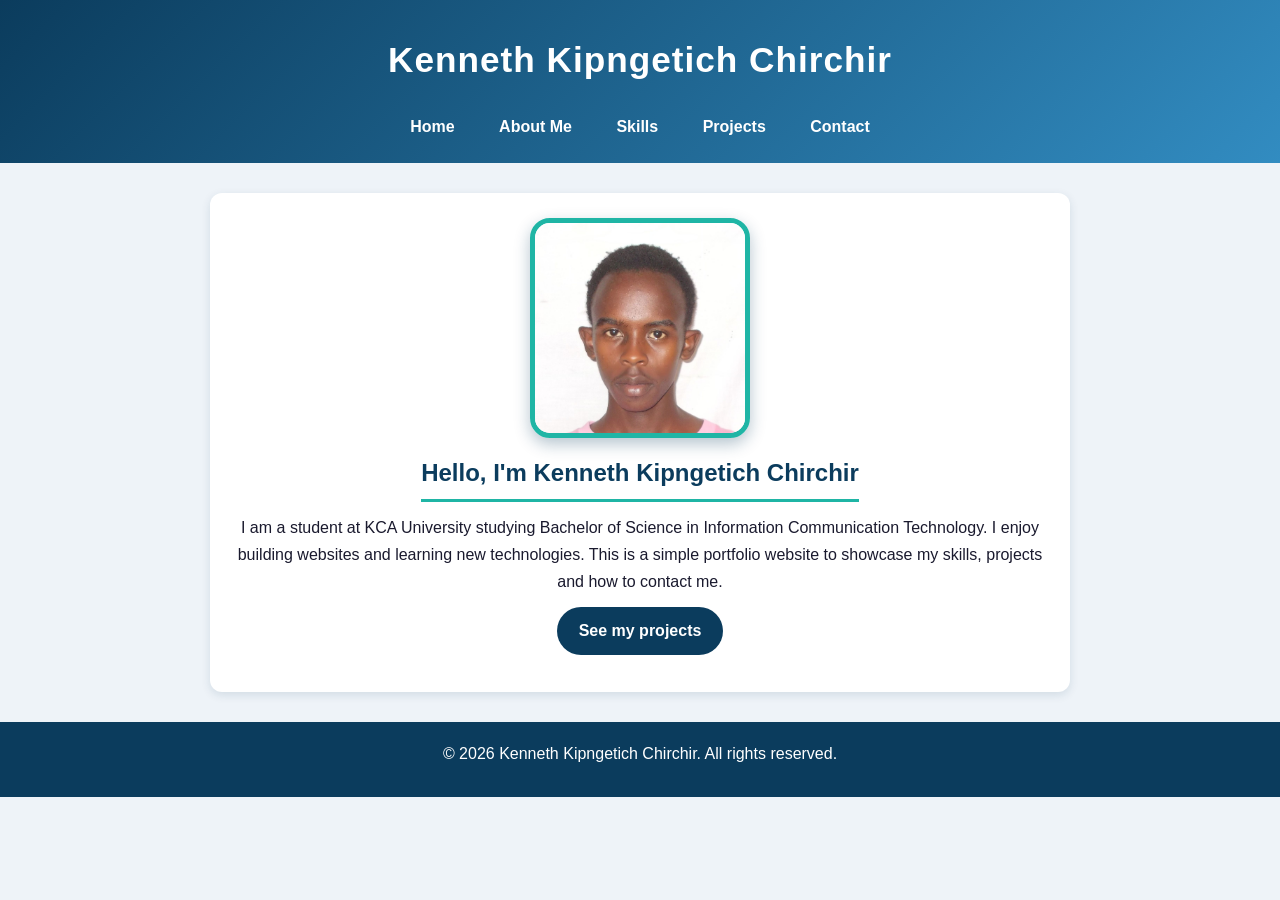
<file: index.html>
<!DOCTYPE html>
<html lang="en">
<head>
    <meta charset="UTF-8">
    <meta name="viewport" content="width=device-width, initial-scale=1.0">
    <meta name="description" content="Portfolio website of Kenneth Kipngetich Chirchir, a student at KCA University studying Bachelor of Science in Information Communication Technology.">
    <title>Home | Kenneth Kipngetich Chirchir</title>
    <link rel="stylesheet" href="style.css">
</head>
<body>
    <header>
        <h1>Kenneth Kipngetich Chirchir</h1>
        <nav>
            <a href="index.html">Home</a>
            <a href="about.html">About Me</a>
            <a href="skills.html">Skills</a>
            <a href="projects.html">Projects</a>
            <a href="contact.html">Contact</a>
        </nav>
    </header>
    <main>
        <section class="hero">
            <img src="images/profile.jpg" alt="Photo of Kenneth Kipngetich Chirchir" class="profile-pic">
            <h2>Hello, I'm Kenneth Kipngetich Chirchir</h2>
            <p>I am a student at KCA University studying Bachelor of Science in Information Communication Technology. I enjoy building websites and learning new technologies. This is a simple portfolio website to showcase my skills, projects and how to contact me.</p>
            <p><a href="projects.html">See my projects</a></p>
        </section>
    </main>
    <footer>
        <p>&copy; 2026 Kenneth Kipngetich Chirchir. All rights reserved.</p>
    </footer>
</body>
</html>
</file>
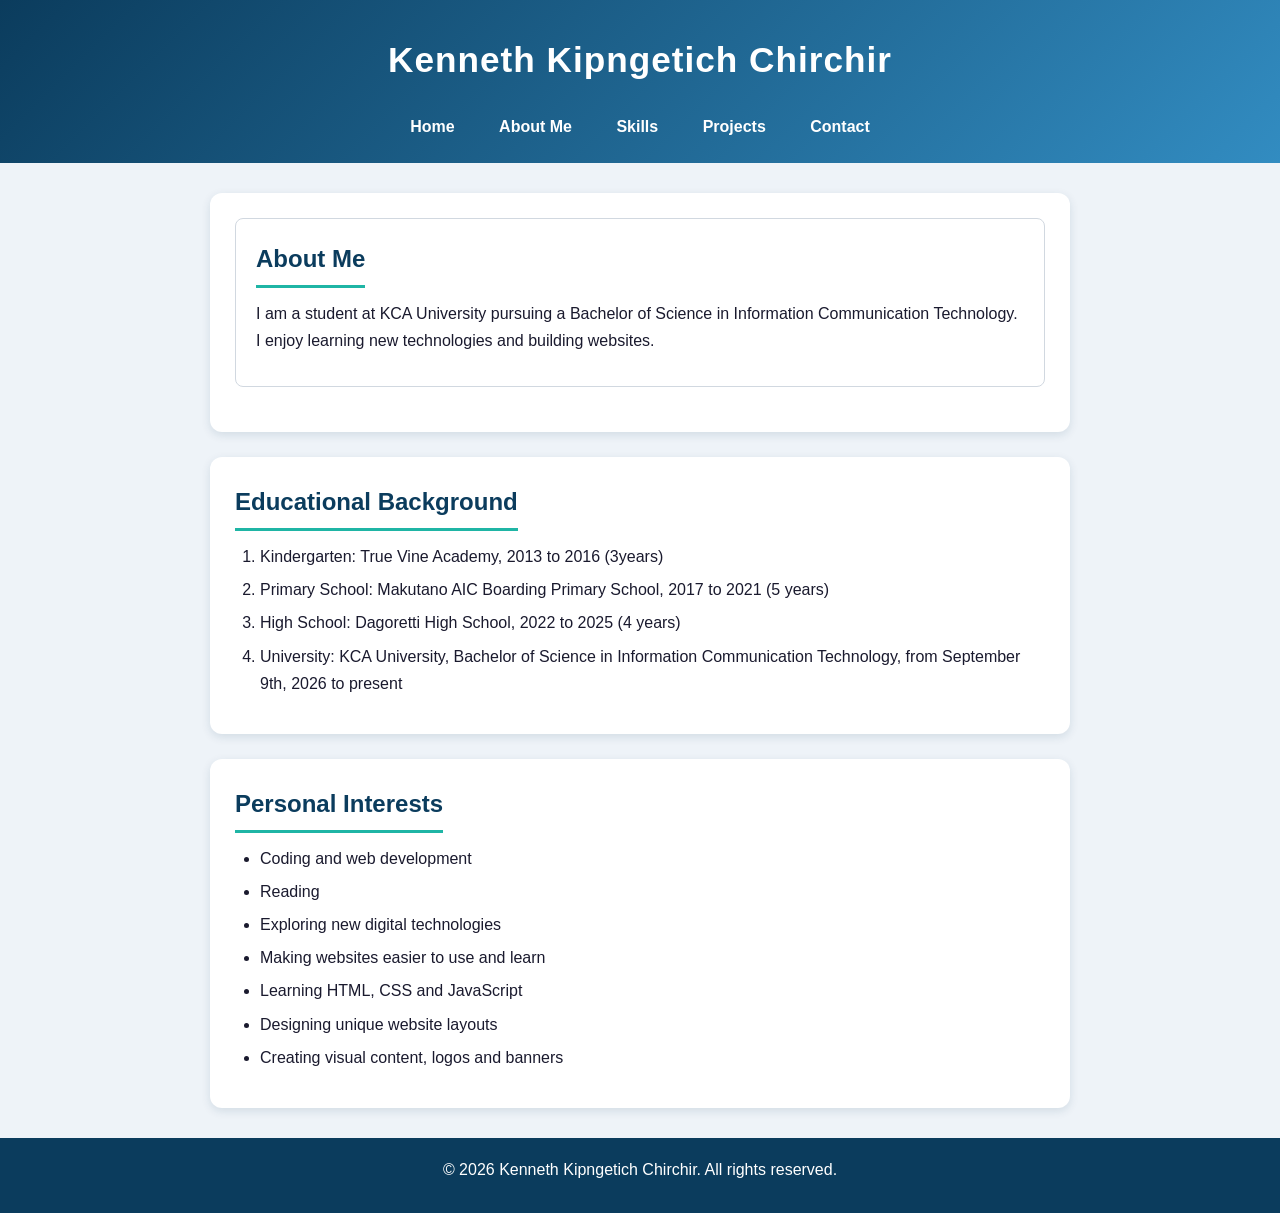
<file: about.html>
<!DOCTYPE html>
<html lang="en">
<head>
    <meta charset="UTF-8">
    <meta name="viewport" content="width=device-width, initial-scale=1.0">
    <title>About Me | Kenneth Kipngetich Chirchir</title>
    <link rel="stylesheet" href="style.css">
</head>
<body>
    <header>
      <!--Navigation bar goes here-->
        <h1>Kenneth Kipngetich Chirchir</h1>
        <nav>
            <a href="index.html">Home</a>
            <a href="about.html">About Me</a>
            <a href="skills.html">Skills</a>
            <a href="projects.html">Projects</a>
            <a href="contact.html">Contact</a>
        </nav>
    </header>
    <main>
        <section>
          <div class="card">
            <h2>About Me</h2>
            <p>I am a student at KCA University pursuing a Bachelor of Science in Information Communication Technology. I enjoy learning new technologies and building websites.</p>
          </div>
        </section>

    <section>
      <h2>Educational Background</h2>
      <ol>
        <li>Kindergarten: True Vine Academy, 2013 to 2016 (3years)</li>
        <li>Primary School: Makutano AIC Boarding Primary School, 2017 to 2021 (5 years)</li>
        <li>High School: Dagoretti High School, 2022 to 2025 (4 years)</li>
        <li>University: KCA University, Bachelor of Science in Information Communication Technology, from September 9th, 2026 to present</li>
      </ol>
    </section>

    <section>
      <h2>Personal Interests</h2>
      <ul>
        <li>Coding and web development</li>
        <li>Reading</li>
        <li>Exploring new digital technologies</li>
        <li>Making websites easier to use and learn</li>
        <li>Learning HTML, CSS and JavaScript</li>
        <li>Designing unique website layouts</li>
        <li>Creating visual content, logos and banners</li>
      </ul></p>
        </section>
    </main>
    <footer>
        <p>&copy; 2026 Kenneth Kipngetich Chirchir. All rights reserved.</p>
    </footer>
    </body>
    </html>
</file>
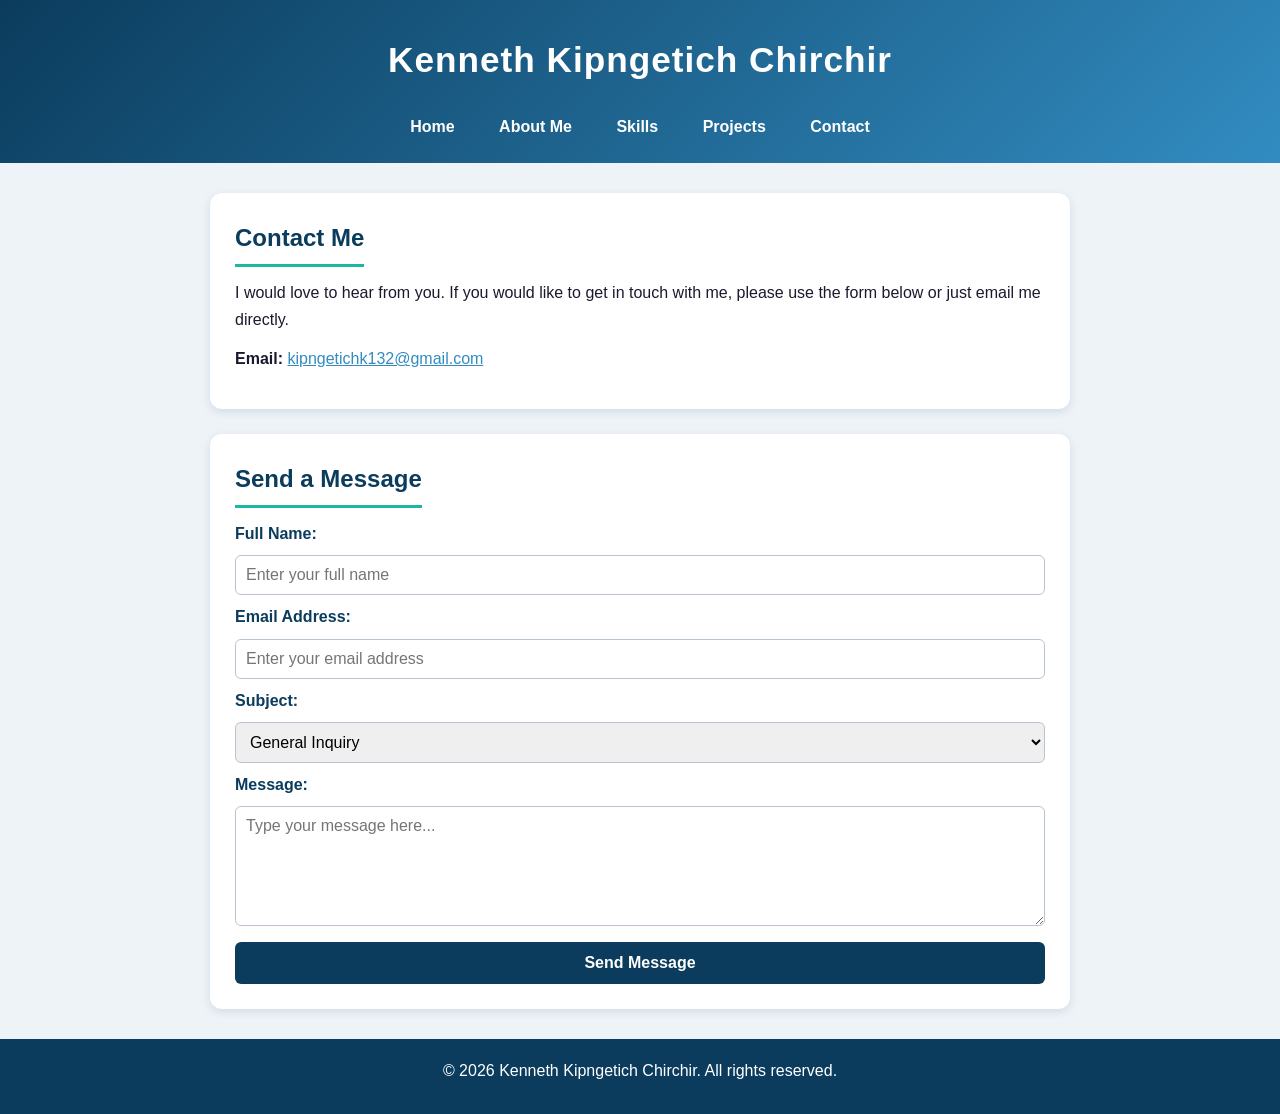
<file: contact.html>
<!DOCTYPE html>
<html lang="en">
<head>
    <meta charset="UTF-8">
    <meta name="viewport" content="width=device-width, initial-scale=1.0">
    <title>Contact | Kenneth Kipngetich Chirchir</title>
    <link rel="stylesheet" href="style.css">
</head>
<body>
    <header>
        <h1>Kenneth Kipngetich Chirchir</h1>
        <nav>
            <a href="index.html">Home</a>
            <a href="about.html">About Me</a>
            <a href="skills.html">Skills</a>
            <a href="projects.html">Projects</a>
            <a href="contact.html">Contact</a>
        </nav>
    </header>
    <main>
        <section>
            <h2>Contact Me</h2>
            <p>I would love to hear from you. If you would like to get in touch with me, please use the form below or just email me directly.</p>
            <p><strong>Email:</strong> <a href="mailto:kipngetichk132@gmail.com">kipngetichk132@gmail.com</a></p>
        </section> 
        <section>
            <h2>Send a Message</h2>
            <form action="mailto:kipngetichk132@gmail.com" method="post" enctype="text/plain">
                <label for="name">Full Name:</label>
                <input type="text" id="name" name="name" placeholder="Enter your full name" required>
                <label for="email">Email Address:</label>
                <input type="email" id="email" name="email" placeholder="Enter your email address" required>
                <label for="subject">Subject:</label>
                <select id="subject" name="subject" required>
                    <option value="general">General Inquiry</option>
                    <option value="project">Project Collaboration</option>
                    <option value="feedback">Feedback</option>
                </select>
                <label for="message">Message:</label>
                <textarea id="message" name="message" rows="5" placeholder="Type your message here..." required></textarea>
                <button type="submit">Send Message</button>
            </form>
        </section>
    </main>
    <footer>
        <p>&copy; 2026 Kenneth Kipngetich Chirchir. All rights reserved.</p>
    </footer>
</body>
</html>
</file>
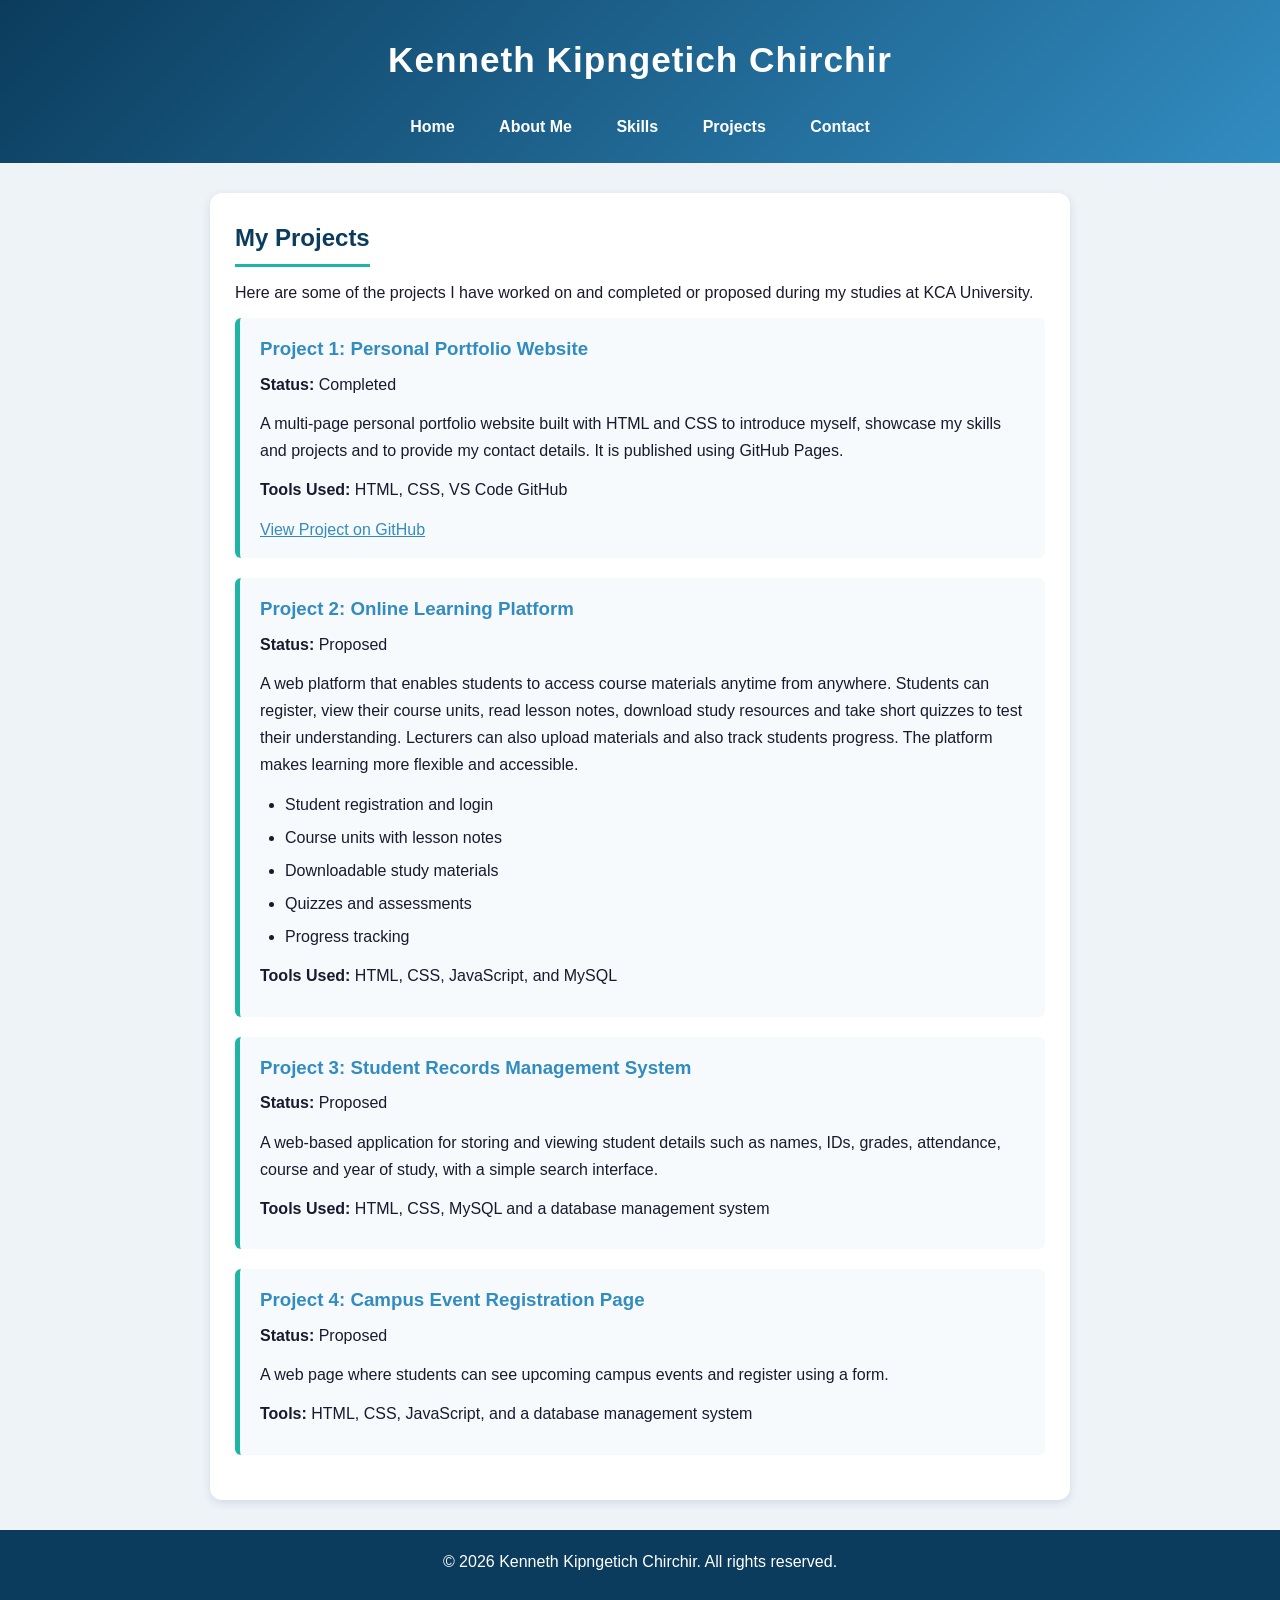
<file: projects.html>
<!DOCTYPE html>
<html lang="en">
<head>
    <meta charset="UTF-8">
    <meta name="viewport" content="width=device-width, initial-scale=1.0">
    <title>Projects | Kenneth Kipngetich Chirchir</title>
    <link rel="stylesheet" href="style.css">
</head>
<body>
    <header>
        <h1>Kenneth Kipngetich Chirchir</h1>
        <nav>
            <a href="index.html">Home</a>
            <a href="about.html">About Me</a>
            <a href="skills.html">Skills</a>
            <a href="projects.html">Projects</a>
            <a href="contact.html">Contact</a>
        </nav>
    </header>
    <main>
        <section>
            <h2>My Projects</h2>
            <p>Here are some of the projects I have worked on and completed or proposed during my studies at KCA University.</p>
            <article>
                <h3>Project 1: Personal Portfolio Website</h3>
                <p><strong>Status:</strong> Completed</p>
                <p>A multi-page personal portfolio website built with HTML and CSS to introduce myself, showcase my skills and projects and to provide my contact details. It is published using GitHub Pages.</p>
                <p><strong>Tools Used:</strong> HTML, CSS, VS Code GitHub</p>
                <a href="https://github.com/Kennethkipngetich-coder/personal-portfolio" target="_blank">View Project on GitHub</a>
            </article>
            <article>
                <h3>Project 2: Online Learning Platform</h3>
                <p><strong>Status:</strong> Proposed</p>
                <p> A web platform that enables students to access course materials anytime from anywhere. Students can register, view their course units, read lesson notes, download study resources and take short quizzes to test their understanding. Lecturers can also upload materials and also track students progress. The platform makes learning more flexible and accessible.</p>
                    <ul>
                        <li>Student registration and login</li>
                        <li>Course units with lesson notes</li>
                        <li>Downloadable study materials</li>
                        <li>Quizzes and assessments</li>
                        <li>Progress tracking</li>
                    </ul>
                <p><strong>Tools Used:</strong> HTML, CSS, JavaScript, and MySQL</p>
            </article>
            <article>
                <h3>Project 3: Student Records Management System</h3>
                <p><strong>Status:</strong> Proposed</p>
                <p>A web-based application for storing and viewing student details such as names, IDs, grades, attendance, course and year of study, with a simple search interface.</p>
                <p><strong>Tools Used:</strong> HTML, CSS, MySQL and a database management system</p>
            </article>
            <article>
                <h3>Project 4: Campus Event Registration Page</h3>
                <p><strong>Status:</strong> Proposed</p>
                <p>A web page where students can see upcoming campus events and register using a form.</p>
                <p><strong>Tools:</strong> HTML, CSS, JavaScript, and a database management system</p>
            </article>
        </section>
    </main>
    <footer>
        <p>&copy; 2026 Kenneth Kipngetich Chirchir. All rights reserved.</p>
    </footer>
</body>
</html>
</file>
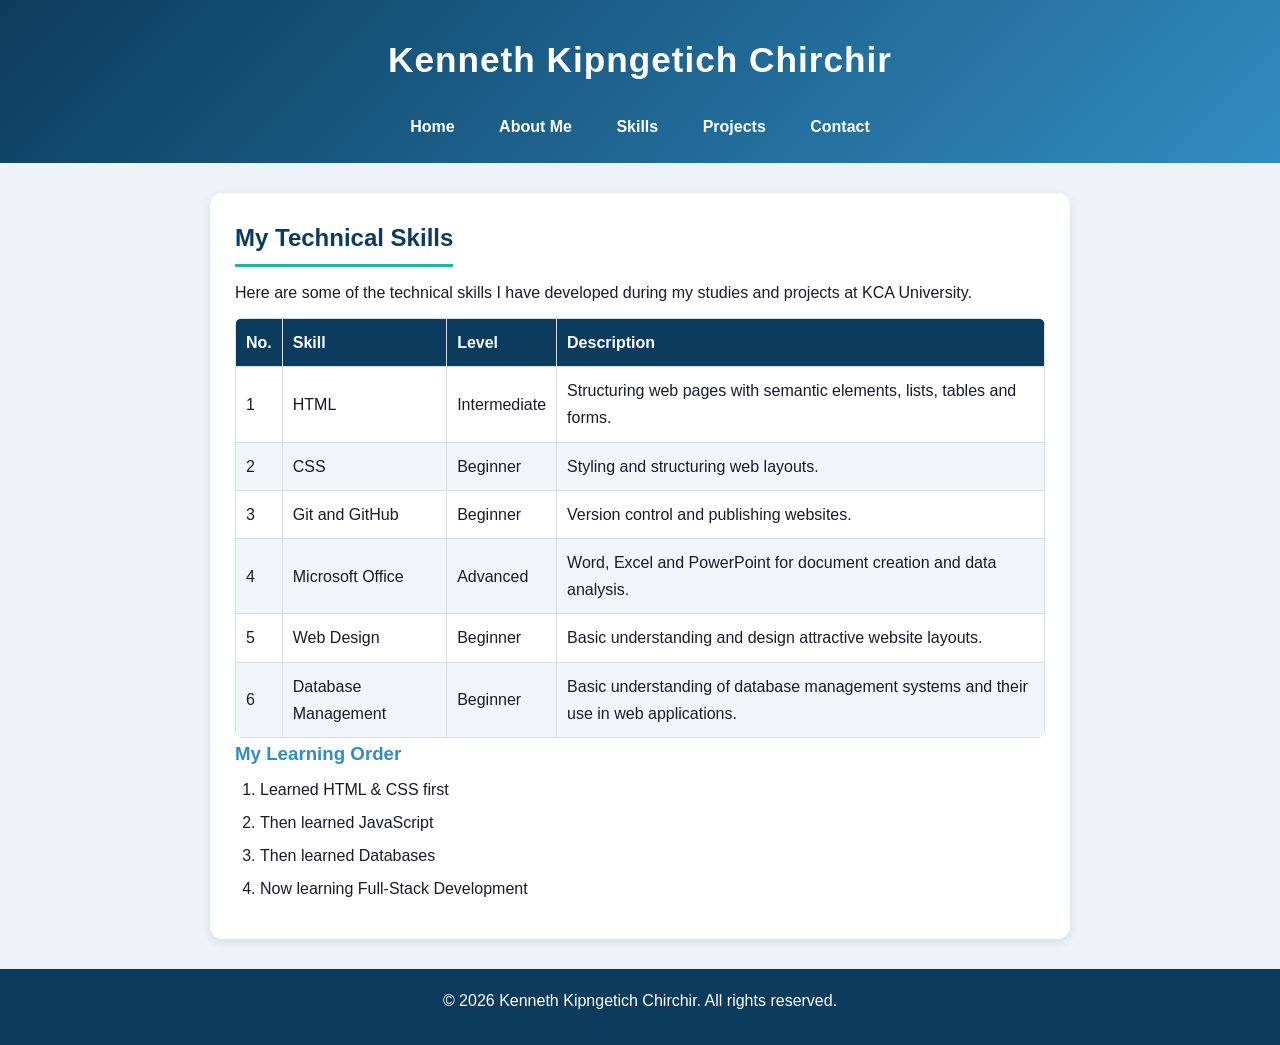
<file: skills.html>
<!DOCTYPE html>
<html lang="en">
<head>
    <meta charset="UTF-8">
    <meta name="viewport" content="width=device-width, initial-scale=1.0">
    <title>Skills | Kenneth Kipngetich Chirchir</title>
    <link rel="stylesheet" href="style.css">
</head>
<body>
    <header>
        <h1>Kenneth Kipngetich Chirchir</h1>
        <nav>
            <a href="index.html">Home</a>
            <a href="about.html">About Me</a>
            <a href="skills.html">Skills</a>
            <a href="projects.html">Projects</a>
            <a href="contact.html">Contact</a>
        </nav>
    </header>
    <main>
        <section>
            <h2>My Technical Skills</h2>
            <p>Here are some of the technical skills I have developed during my studies and projects at KCA University.</p>
            <table>
                <thead>
                    <tr>
                        <th>No.</th>
                        <th>Skill</th>
                        <th>Level</th>
                        <th>Description</th>
                    </tr>
                </thead>
                <tbody>
                    <tr>
                        <td>1</td>
                        <td>HTML</td>
                        <td>Intermediate</td>
                        <td>Structuring web pages with semantic elements, lists, tables and forms.</td>
                    </tr>
                    <tr>
                        <td>2</td>
                        <td>CSS</td>
                        <td>Beginner</td>
                        <td>Styling and structuring web layouts.</td>
                        </tr>
                    <tr>
                        <td>3</td>
                        <td>Git and GitHub</td>
                        <td>Beginner</td>
                        <td>Version control and publishing websites.</td>
                    </tr>
                    <tr>
                        <td>4</td>
                        <td>Microsoft Office</td>
                        <td>Advanced</td>
                        <td>Word, Excel and PowerPoint for document creation and data analysis.</td>
                    </tr>
                    <tr>
                        <td>5</td>
                        <td>Web Design</td>
                        <td>Beginner</td>
                        <td>Basic understanding and design attractive website layouts.</td>
                    </tr>
                    <tr>
                        <td>6</td>
                        <td>Database Management</td>
                        <td>Beginner</td>
                        <td>Basic understanding of database management systems and their use in web applications.</td>
                    </tr>
                </tbody>
            </table>
            <h3>My Learning Order</h3>
<ol>
  <li>Learned HTML & CSS first</li>
  <li>Then learned JavaScript</li>
  <li>Then learned Databases</li>
  <li>Now learning Full-Stack Development</li>
</ol>
        </section>
    </main>
    <footer>
        <p>&copy; 2026 Kenneth Kipngetich Chirchir. All rights reserved.</p>
    </footer>
    </body>
    </html>
</file>
<file: style.css>
/* ===== COLOUR PALETTE (change colours here only) ===== */
:root {
  --primary: #0b3c5d;      /* header, footer, table heads */
  --secondary: #328cc1;    /* links, headings */
  --accent: #1fb5a5;       /* underlines, hover, borders */
  --background: #eef3f8;   /* page background */
  --card: #ffffff;         /* section cards */
  --text: #1a1a2e;         /* main text */
}

/* ===== General ===== */
* { box-sizing: border-box; margin: 0; padding: 0; }

body {
  font-family: 'Segoe UI', Roboto, Arial, sans-serif;
  background-color: var(--background);
  color: var(--text);
  line-height: 1.7;
}

/* ===== Header and Navigation ===== */
header {
  background: linear-gradient(135deg, var(--primary), var(--secondary));
  color: white;
  padding: 30px 20px 15px;
  text-align: center;
}

header h1 {
  font-size: 2.2rem;
  letter-spacing: 1px;
}

nav { margin-top: 15px; }

nav a {
  color: white;
  text-decoration: none;
  font-weight: 600;
  margin: 0 6px;
  padding: 8px 14px;
  display: inline-block;
  border-radius: 20px;
  transition: background-color 0.3s;
}

nav a:hover {
  background-color: var(--accent);
}

/* ===== Main Content ===== */
main {
  max-width: 900px;
  margin: 30px auto;
  padding: 0 20px;
}

section {
  background-color: var(--card);
  padding: 25px;
  margin-bottom: 25px;
  border-radius: 12px;
  box-shadow: 0 3px 10px rgba(11, 60, 93, 0.12);
}

/* ===== Headings and Paragraphs ===== */
h2 {
  color: var(--primary);
  margin-bottom: 12px;
  border-bottom: 3px solid var(--accent);
  padding-bottom: 5px;
  display: inline-block;
}

h3 { color: var(--secondary); margin-bottom: 6px; }

p { margin-bottom: 12px; }

a { color: var(--secondary); }

/* ===== Home Page ===== */
.hero { text-align: center; }

.profile-pic {
  width: 220px;
  height: 220px;
  border-radius: 20px;
  object-fit: cover;
  object-position: top;
  border: 5px solid var(--accent);
  box-shadow: 0 6px 16px rgba(11, 60, 93, 0.3);
  display: block;
  margin: 0 auto 15px;
  transition: transform 0.3s, box-shadow 0.3s;
}

.profile-pic:hover {
  transform: scale(1.05);
  box-shadow: 0 10px 24px rgba(11, 60, 93, 0.4);
}

/* ===== Lists ===== */
ul, ol { margin-left: 25px; margin-bottom: 12px; }
li { margin-bottom: 6px; }

/* ===== Skills Table ===== */
table {
  width: 100%;
  border-collapse: collapse;
  margin-top: 10px;
  overflow: hidden;
  border-radius: 8px;
}

th, td {
  border: 1px solid #d5dde6;
  padding: 10px;
  text-align: left;
}

th {
  background-color: var(--primary);
  color: white;
}

tr:nth-child(even) { background-color: #f1f6fa; }

tr:hover td { background-color: #dff5f2; }

/* ===== Projects ===== */
article {
  border-left: 5px solid var(--accent);
  background-color: #f7fafc;
  padding: 15px 20px;
  margin-bottom: 20px;
  border-radius: 6px;
}

/* ===== Contact Form ===== */
form { display: flex; flex-direction: column; gap: 8px; }

label { font-weight: 600; color: var(--primary); }

input, select, textarea {
  padding: 10px;
  border: 1px solid #b8c4d0;
  border-radius: 6px;
  font-family: inherit;
  font-size: 1rem;
}

input:focus, select:focus, textarea:focus {
  outline: none;
  border-color: var(--accent);
  box-shadow: 0 0 5px rgba(31, 181, 165, 0.6);
}

button {
  background-color: var(--primary);
  color: white;
  padding: 12px;
  border: none;
  border-radius: 6px;
  font-size: 1rem;
  font-weight: 600;
  cursor: pointer;
  margin-top: 8px;
  transition: background-color 0.3s;
}

button:hover { background-color: var(--accent); }
nav a:hover {
  background-color: var(--accent);
  color: white;
}

/* ===== Footer ===== */
footer {
  background-color: var(--primary);
  color: white;
  text-align: center;
  padding: 18px;
  margin-top: 30px;
}

/* ===== Phones ===== */
@media (max-width: 600px) {
  header {
    flex-direction: column;
    text-align: center;
  }
  nav a { display: block; margin: 5px 0; }
  table { font-size: 0.9rem; }
}

/* ===== Home page button ===== */
.hero a {
  display: inline-block;
  background-color: var(--primary);
  color: white;
  padding: 10px 22px;
  border-radius: 25px;
  text-decoration: none;
  font-weight: 600;
  transition: background-color 0.3s;
}

.hero a:hover {
  background-color: var(--accent);
}

.hero p {
  color: #1a1a2e;
}
.card {
    background-color: #ffffff;
    border: 1px solid #d1d8e0;
    padding: 20px;
    border-radius: 8px;
    margin-bottom: 20px;
}
/* ===== ID styling ===== */
#message {
  min-height: 120px;
}
</file>
